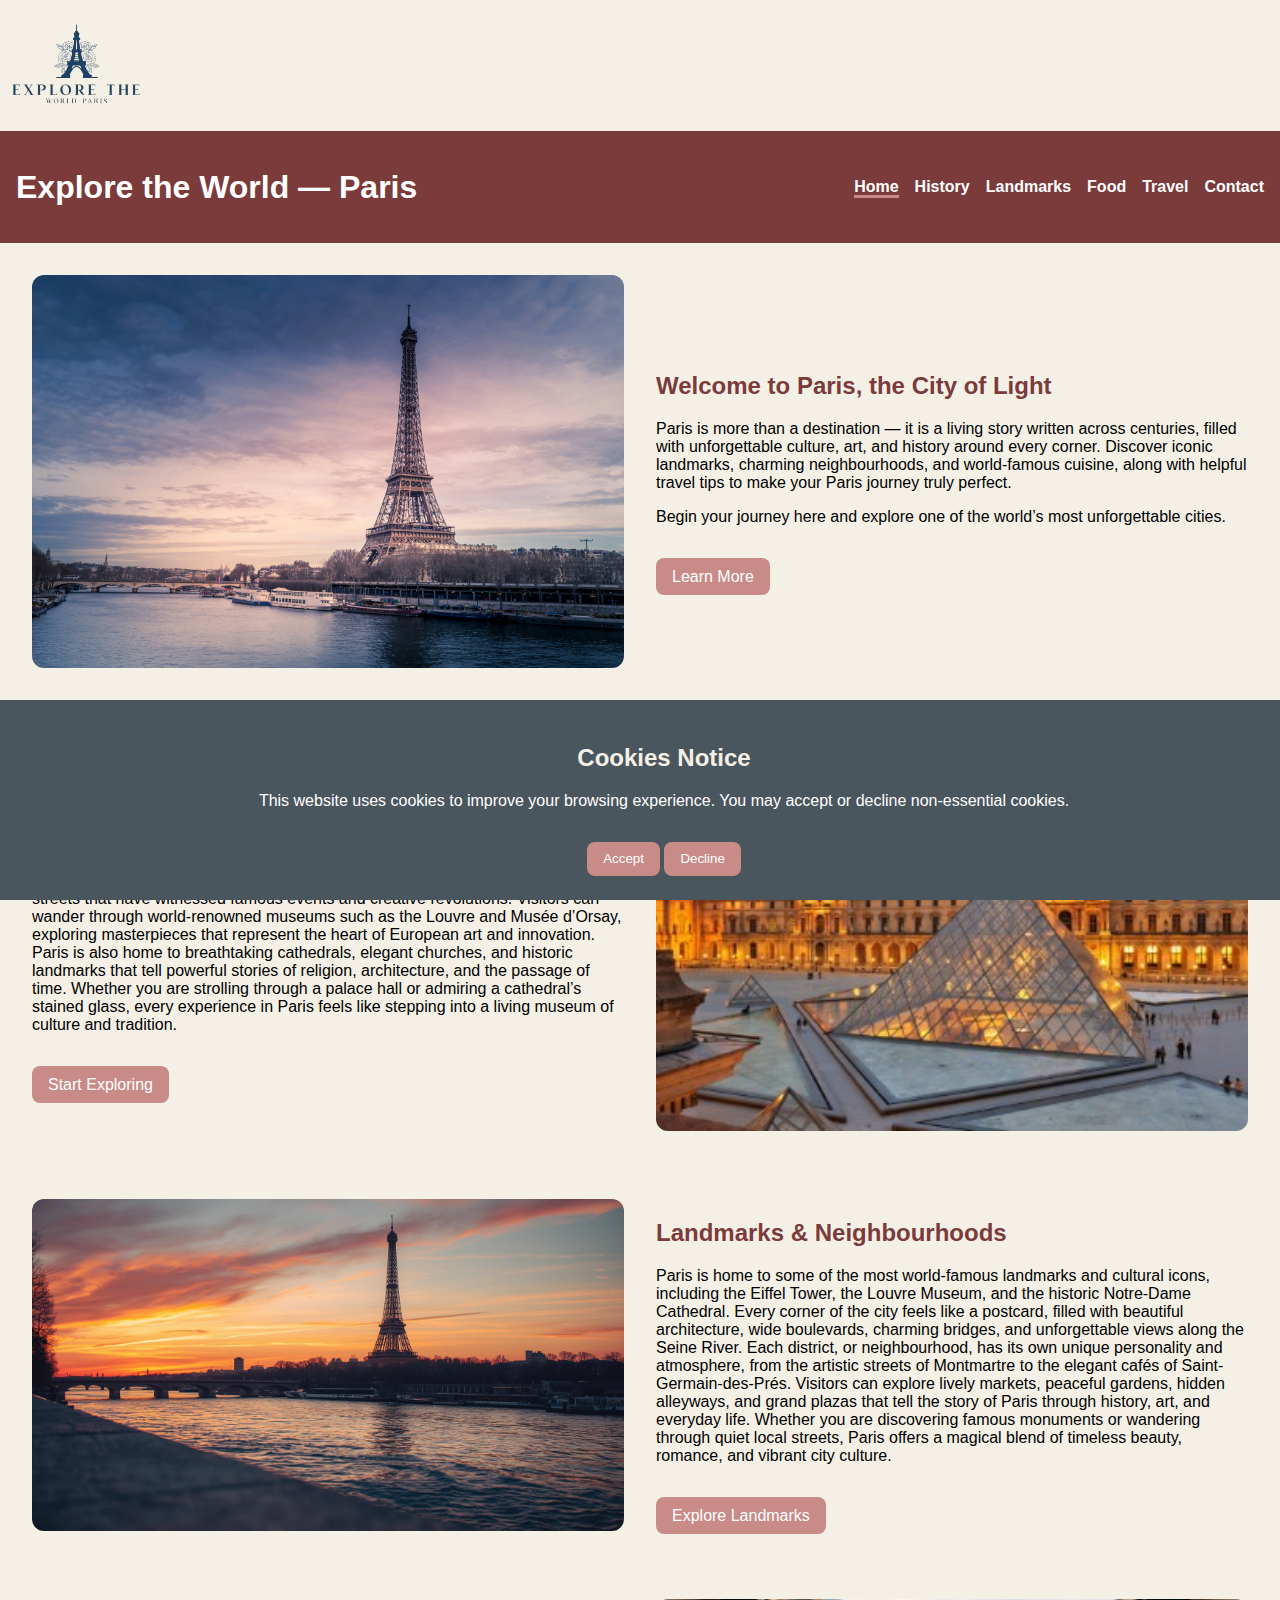
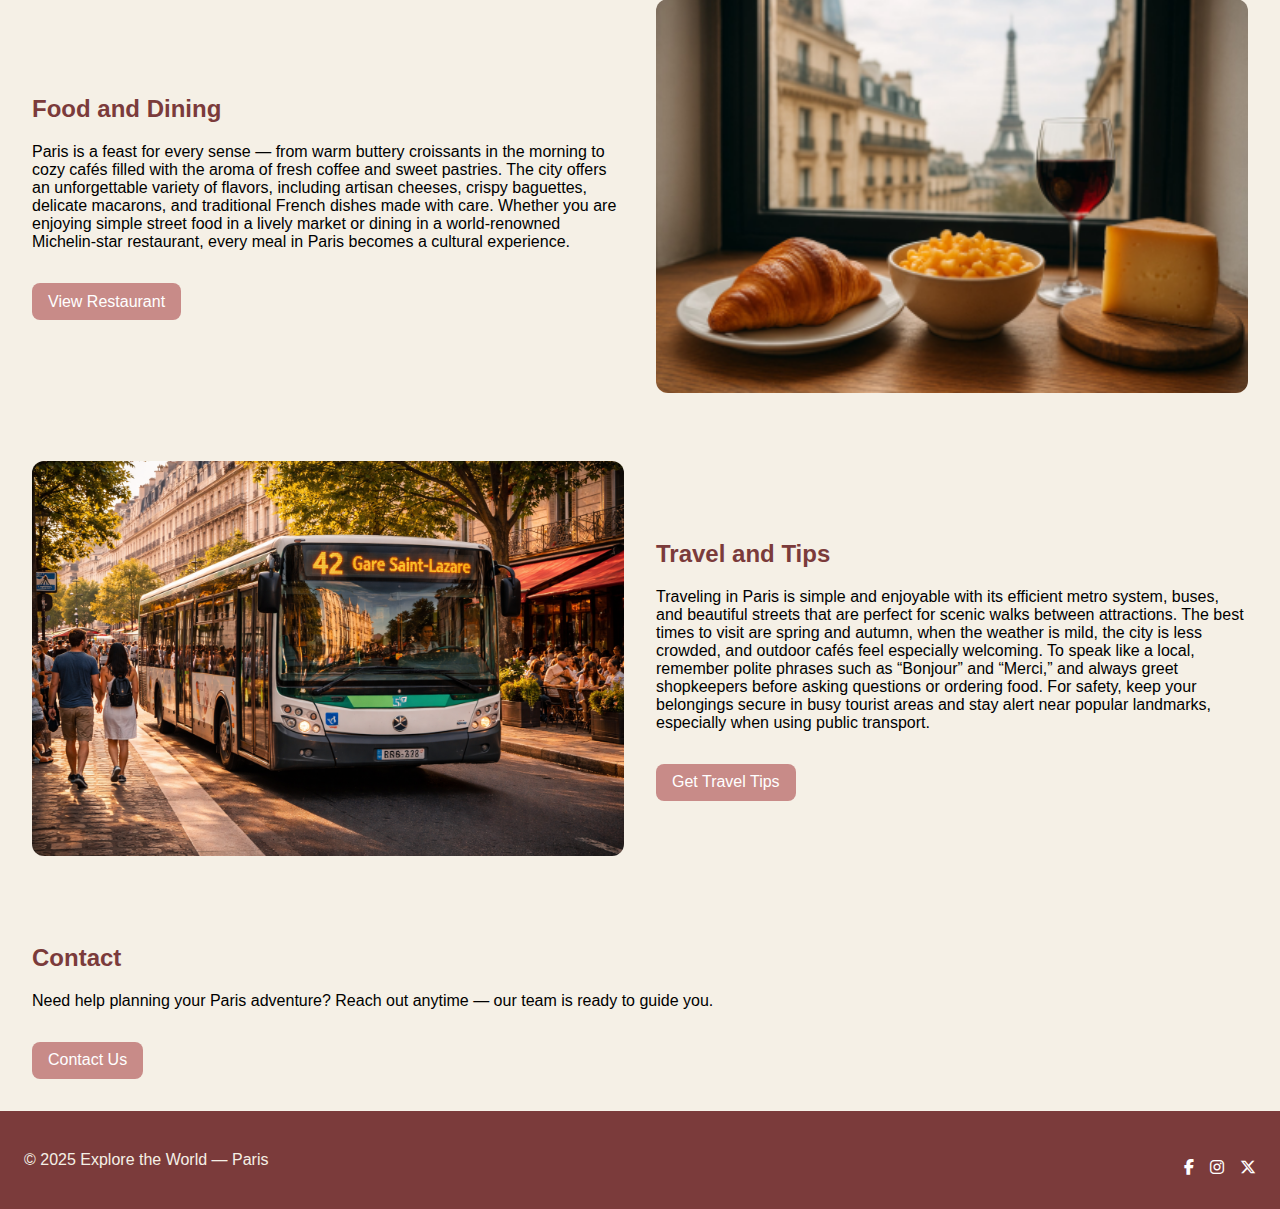
<file: index.html>
<!DOCTYPE html>
<html lang="en">

<head>
  <meta charset="UTF-8">
  <meta name="author" content="Explore the World Project">
  <meta name="description"
    content="Explore Paris, the City of Light — discover history, landmarks, dining, travel tips, and cultural beauty.">
  <meta name="viewport" content="width=device-width, initial-scale=1.0">
  <title>Explore the World — Paris</title>
  <link rel="stylesheet"
      href="https://cdnjs.cloudflare.com/ajax/libs/font-awesome/6.5.0/css/all.min.css">
  <link rel="stylesheet" href="css/style.css" type="text/css">
</head>
<body>
    <figure class="logo">
  <img src="Images/logo.png"
       alt="Explore the World Paris logo"
       title="Explore the World — Paris">
</figure>



  <header>
    <h1>Explore the World — Paris</h1>

    <input type="checkbox" id="menu-toggle">

    <label for="menu-toggle" class="hamburger" title="Open Menu">
      ☰
    </label>

    <nav>
      <ul>
        <li><a href="index.html" aria-current="page">Home</a></li>
        <li><a href="history.html">History</a></li>
        <li><a href="landmarks.html">Landmarks</a></li>
        <li><a href="food.html">Food</a></li>
        <li><a href="travel.html">Travel</a></li>
        <li><a href="contact.html">Contact</a></li>
      </ul>
    </nav>
  </header>

  <main>

    <!-- HERO SECTION -->
    <section>
      <figure>
        <img src="Images\hero.jpg"
          alt="Eiffel Tower view at sunset"
          title="Welcome to Paris">
      </figure>

      <article>
        <h2>Welcome to Paris, the City of Light</h2>
        <p>
  Paris is more than a destination — it is a living story written across centuries,
  filled with unforgettable culture, art, and history around every corner.
  Discover iconic landmarks, charming neighbourhoods, and world-famous cuisine,
  along with helpful travel tips to make your Paris journey truly perfect.
</p>
        <p>
          Begin your journey here and explore one of the world’s most unforgettable cities.
        </p>

        <a class="button" href="history.html">Learn More</a>
      </article>
    </section>

    <!-- HISTORY SECTION -->
    <section>
      <article>
        <h2>History and Culture</h2>
<p>
  Paris has been a centre of art, fashion, philosophy, and cultural life for centuries,
  inspiring writers, painters, designers, and thinkers from all over the world.
  The city is filled with history at every turn, from royal palaces and grand monuments
  to quiet streets that have witnessed famous events and creative revolutions.
  Visitors can wander through world-renowned museums such as the Louvre and Musée d’Orsay,
  exploring masterpieces that represent the heart of European art and innovation.
  Paris is also home to breathtaking cathedrals, elegant churches, and historic landmarks
  that tell powerful stories of religion, architecture, and the passage of time.
  Whether you are strolling through a palace hall or admiring a cathedral’s stained glass,
  every experience in Paris feels like stepping into a living museum of culture and tradition.
</p>

        <a class="button" href="history.html">Start Exploring</a>
      </article>

      <figure>
        <img src="Images/Louvre.jpg"
          alt="The Louvre Museum in Paris"
          title="The Louvre Museum">
      </figure>
    </section>

    <!-- LANDMARKS SECTION -->
    <section>
      <figure>
        <img src="Images/eiffeltower-sunset.jpg"
          alt="The Eiffel Tower surrounded by visitors"
          title="Explore Landmarks">
      </figure>

      <article>
        <h2>Landmarks & Neighbourhoods</h2>
<p>
  Paris is home to some of the most world-famous landmarks and cultural icons,
  including the Eiffel Tower, the Louvre Museum, and the historic Notre-Dame Cathedral.
  Every corner of the city feels like a postcard, filled with beautiful architecture,
  wide boulevards, charming bridges, and unforgettable views along the Seine River.
  Each district, or neighbourhood, has its own unique personality and atmosphere,
  from the artistic streets of Montmartre to the elegant cafés of Saint-Germain-des-Prés.
  Visitors can explore lively markets, peaceful gardens, hidden alleyways, and grand plazas
  that tell the story of Paris through history, art, and everyday life.
  Whether you are discovering famous monuments or wandering through quiet local streets,
  Paris offers a magical blend of timeless beauty, romance, and vibrant city culture.
</p>


        <a class="button" href="landmarks.html">Explore Landmarks</a>
      </article>
    </section>

    <!-- FOOD SECTION -->
    <section>
      <article>
        <h2>Food and Dining</h2>
<p>
  Paris is a feast for every sense — from warm buttery croissants in the morning
  to cozy cafés filled with the aroma of fresh coffee and sweet pastries.
  The city offers an unforgettable variety of flavors, including artisan cheeses,
  crispy baguettes, delicate macarons, and traditional French dishes made with care.
  Whether you are enjoying simple street food in a lively market or dining in a
  world-renowned Michelin-star restaurant, every meal in Paris becomes a cultural experience.
</p>



        <a class="button" href="food.html">View Restaurant</a>
      </article>

      <figure>
        <img src="Images/croissant.png"
          alt="French breakfast with croissant and coffee"
          title="Paris Dining Experience">
      </figure>
    </section>

    <!-- TRAVEL SECTION -->
    <section>
      <figure>
        <img src="Images/parisbus.png"
          alt="Paris bus traveling through the city"
          title="Travel Tips">
      </figure>

      <article>
        <h2>Travel and Tips</h2>
        <p>
  Traveling in Paris is simple and enjoyable with its efficient metro system, buses,
  and beautiful streets that are perfect for scenic walks between attractions.
  The best times to visit are spring and autumn, when the weather is mild,
  the city is less crowded, and outdoor cafés feel especially welcoming.
  To speak like a local, remember polite phrases such as “Bonjour” and “Merci,”
  and always greet shopkeepers before asking questions or ordering food.
  For safety, keep your belongings secure in busy tourist areas and stay alert
  near popular landmarks, especially when using public transport.
</p>
        <a class="button" href="travel.html">Get Travel Tips</a>
      </article>
    </section>

    <!-- CONTACT SECTION -->
    <section>
      <article>
        <h2>Contact</h2>

        <p>
          Need help planning your Paris adventure? Reach out anytime —
          our team is ready to guide you.
        </p>

        <a class="button" href="contact.html">Contact Us</a>
      </article>
    </section>
<footer>
  <p>© 2025 Explore the World — Paris</p>

  <nav aria-label="Social Media Links">
    <ul class="social-links">

      <li>
        <a href="https://facebook.com" target="_blank" title="Visit our Facebook page">
          <i class="fa-brands fa-facebook-f"></i>
        </a>
      </li>

      <li>
        <a href="https://instagram.com" target="_blank" title="Visit our Instagram page">
          <i class="fa-brands fa-instagram"></i>
        </a>
      </li>

      <li>
        <a href="https://twitter.com" target="_blank" title="Visit our Twitter page">
          <i class="fa-brands fa-x-twitter"></i>
        </a>
      </li>

    </ul>
  </nav>
  </footer> 
  <section class="cookie-banner" id="cookieBanner">
  <h2>Cookies Notice</h2>

  <p>
    This website uses cookies to improve your browsing experience.
    You may accept or decline non-essential cookies.
  </p>

  <button id="acceptCookies">Accept</button>
  <button id="declineCookies">Decline</button>
</section>
</footer>
<script src="js\cookies.js"></script>
</file>
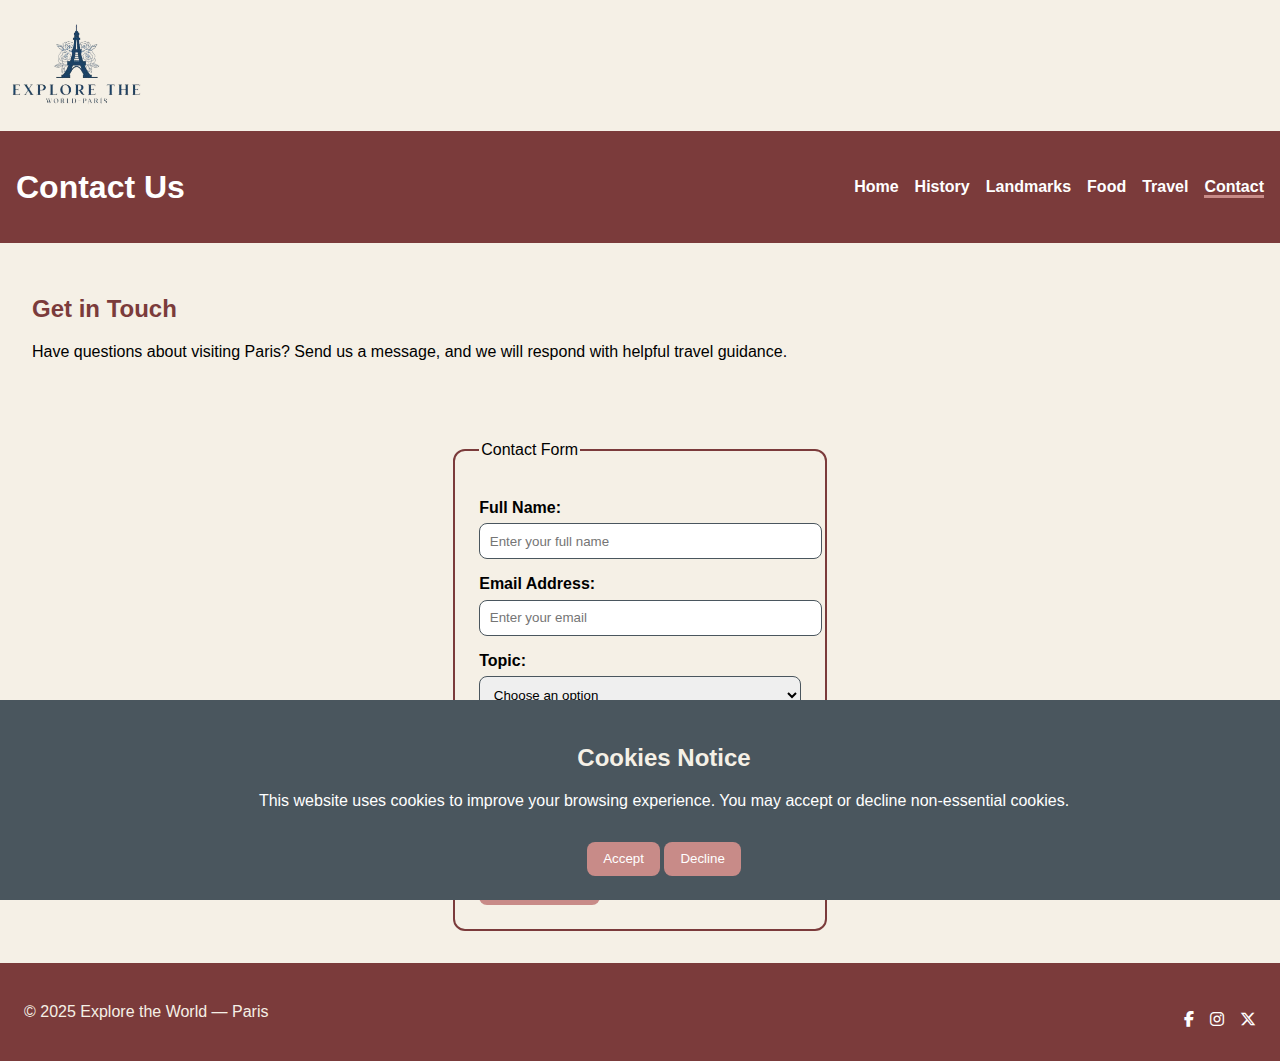
<file: contact.html>
<!DOCTYPE html>
<!DOCTYPE html>
<html lang="en">

<head>
  <meta charset="UTF-8">
  <meta name="author" content="Explore the World Project">
  <meta name="description"
    content="Contact Explore the World for travel advice, questions, or planning support for your Paris journey.">
  <meta name="viewport" content="width=device-width, initial-scale=1.0">

  <title>Contact — Explore Paris</title>
  <link rel="stylesheet"
      href="https://cdnjs.cloudflare.com/ajax/libs/font-awesome/6.5.0/css/all.min.css">

  <link rel="stylesheet" href="css/style.css" type="text/css">
</head>
<body>
    <figure class="logo">
  <img src="Images/logo.png"
       alt="Explore the World Paris logo"
       title="Explore the World — Paris">
</figure>

  <!-- HEADER -->
  <header>
    <h1>Contact Us</h1>

    <input type="checkbox" id="menu-toggle">

    <label for="menu-toggle" class="hamburger" title="Open Menu" aria-label="Open navigation menu">
      ☰
    </label>

    <nav>
      <ul>
        <li><a href="index.html">Home</a></li>
        <li><a href="history.html">History</a></li>
        <li><a href="landmarks.html">Landmarks</a></li>
        <li><a href="food.html">Food</a></li>
        <li><a href="travel.html">Travel</a></li>
        <li><a href="contact.html" aria-current="page">Contact</a></li>
      </ul>
    </nav>
  </header>

  <!-- MAIN CONTENT -->
  <main>

    <!-- CONTACT INTRO -->
    <section>
      <article>
        <h2>Get in Touch</h2>

        <p>
          Have questions about visiting Paris? Send us a message,
          and we will respond with helpful travel guidance.
        </p>
      </article>
    </section>

    <!-- CONTACT FORM -->
    <section>
      <form action="https://formspree.io/f/mzdgkrlb" method="POST">

        <fieldset>
          <legend>Contact Form</legend>

          <!-- Hidden Formspree Settings -->
          <input type="hidden" name="_subject" value="New Message from Explore Paris">
          <input type="hidden" name="_next" value="thankyou.html">

          <!-- Full Name -->
          <label for="fullname">Full Name:</label>
          <input type="text" id="fullname" name="fullname"
            placeholder="Enter your full name" required>

          <!-- Email -->
          <label for="email">Email Address:</label>
          <input type="email" id="email" name="email"
            placeholder="Enter your email" required>

          <!-- Topic -->
          <label for="topic">Topic:</label>
          <select id="topic" name="topic" required>
            <option value="">Choose an option</option>
            <option value="travel">Travel Tips</option>
            <option value="food">Food Recommendations</option>
            <option value="landmarks">Landmarks & Tours</option>
            <option value="other">Other</option>
          </select>

          <!-- Message -->
          <label for="message">Message:</label>
          <textarea id="message" name="message"
            placeholder="Write your message here..." rows="5" required></textarea>

          <!-- Submit Button -->
          <button class="button" type="submit">Send Message</button>

        </fieldset>

      </form>
    </section>

  </main>

  <!-- FOOTER -->
  <footer>
    <p>© 2025 Explore the World — Paris</p>

   <nav aria-label="Social Media Links">
  <ul class="social-links">

    <li>
      <a href="https://facebook.com" target="_blank" title="Visit our Facebook page">
        <i class="fa-brands fa-facebook-f"></i>
      </a>
    </li>

    <li>
      <a href="https://instagram.com" target="_blank" title="Visit our Instagram page">
        <i class="fa-brands fa-instagram"></i>
      </a>
    </li>

    <li>
      <a href="https://twitter.com" target="_blank" title="Visit our Twitter page">
        <i class="fa-brands fa-x-twitter"></i>
      </a>
    </li>

  </ul>
</nav>
  </footer>
  <!-- COOKIE BANNER -->
  <section class="cookie-banner" id="cookieBanner">
  <h2>Cookies Notice</h2>

  <p>
    This website uses cookies to improve your browsing experience.
    You may accept or decline non-essential cookies.
  </p>

  <button id="acceptCookies">Accept</button>
  <button id="declineCookies">Decline</button>
</section>

  <!-- COOKIE SCRIPT -->
  <script src="js/cookies.js"></script>
</body>
</file>
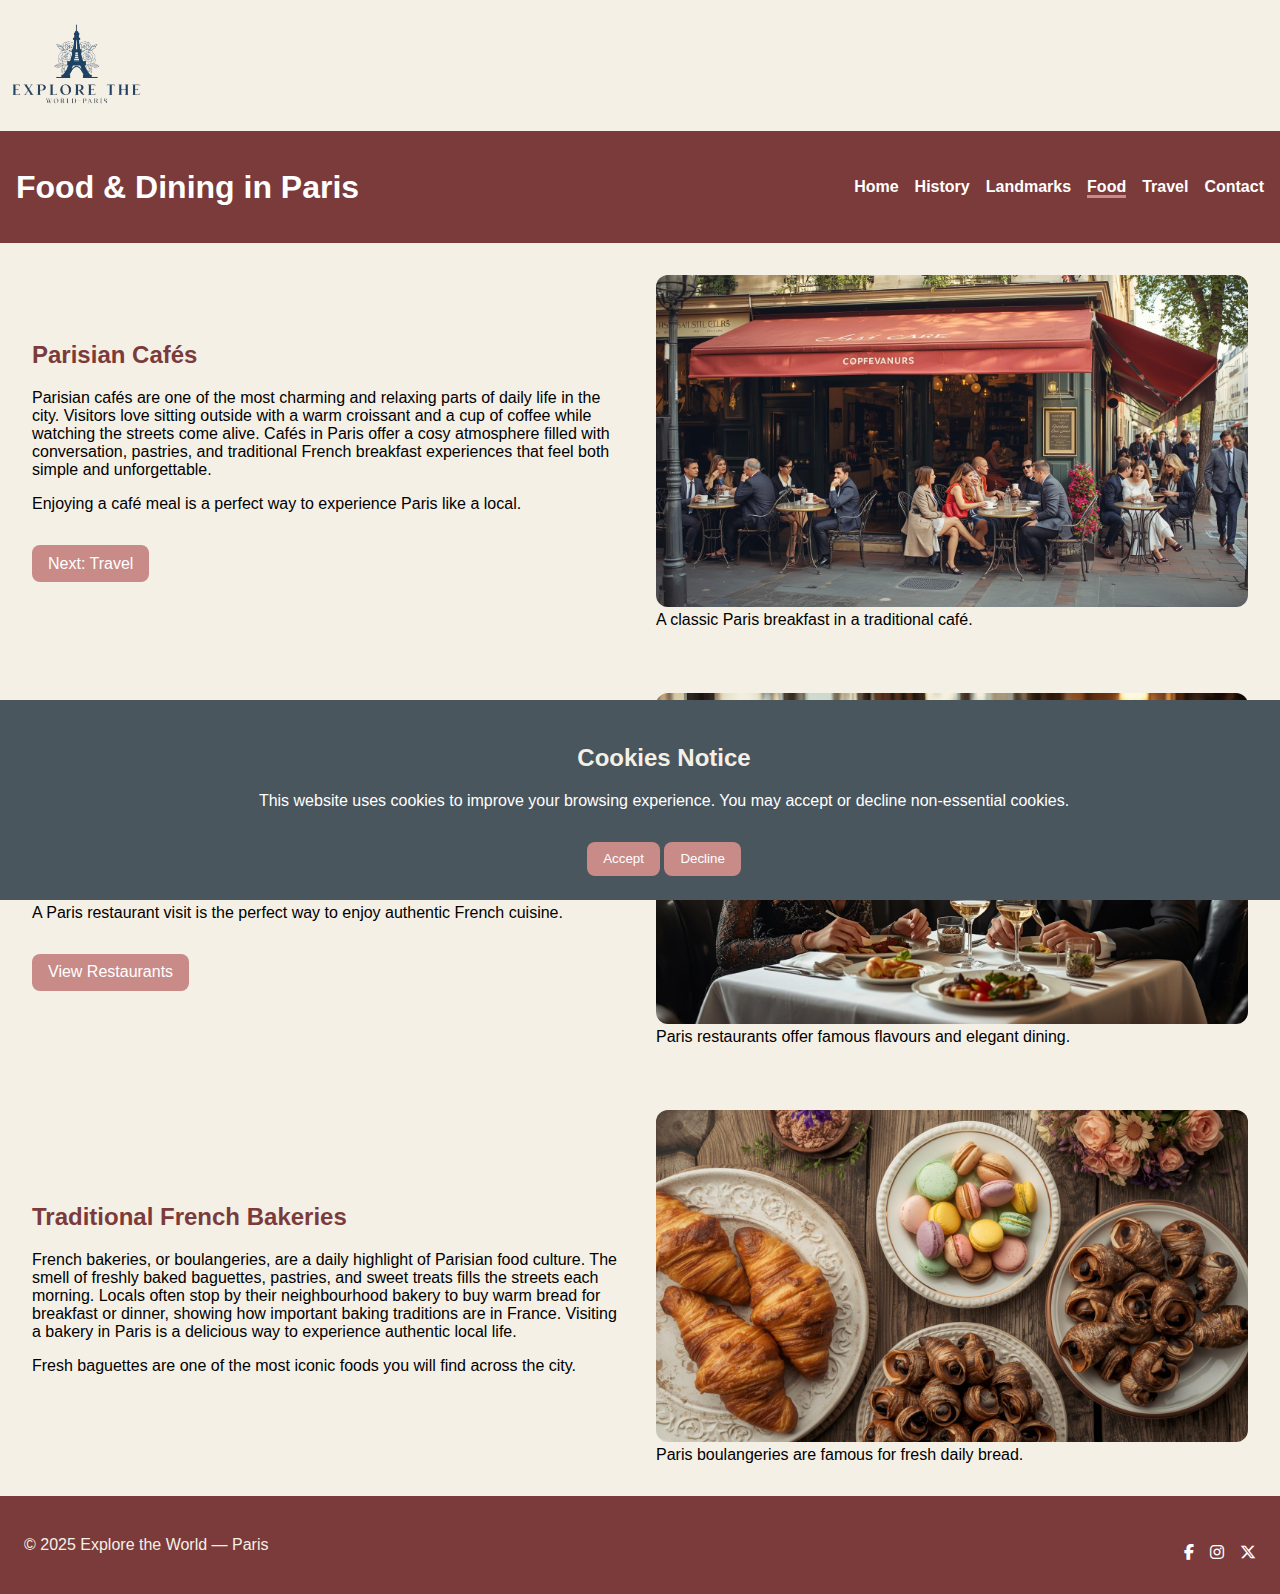
<file: food.html>
<!DOCTYPE html>
<html lang="en">

<head>
  <meta charset="UTF-8">
  <meta name="author" content="Explore the World Project">
  <meta name="description"
    content="Taste the best of Paris through its cafés, pastries, street food, and world-famous French dining experiences.">
  <meta name="viewport" content="width=device-width, initial-scale=1.0">

  <title>Food & Dining — Explore Paris</title>
  <link rel="stylesheet"
      href="https://cdnjs.cloudflare.com/ajax/libs/font-awesome/6.5.0/css/all.min.css">

  <link rel="stylesheet" href="css/style.css" type="text/css">
</head>

<body>
    <figure class="logo">
  <img src="Images/logo.png"
       alt="Explore the World Paris logo"
       title="Explore the World — Paris">
</figure>


  <header>
    <h1>Food & Dining in Paris</h1>

    <input type="checkbox" id="menu-toggle">
    <label for="menu-toggle" class="hamburger">☰</label>

    <nav>
      <ul>
        <li><a href="index.html">Home</a></li>
        <li><a href="history.html">History</a></li>
        <li><a href="landmarks.html">Landmarks</a></li>
        <li><a href="food.html" aria-current="page">Food</a></li>
        <li><a href="travel.html">Travel</a></li>
        <li><a href="contact.html">Contact</a></li>
      </ul>
    </nav>
  </header>
<main>

  <!-- SECTION 1: PARISIAN CAFÉS -->
  <section>
    <article>
      <h2>Parisian Cafés</h2>

      <p>
        Parisian cafés are one of the most charming and relaxing parts of daily life
        in the city. Visitors love sitting outside with a warm croissant and a cup
        of coffee while watching the streets come alive. Cafés in Paris offer a
        cosy atmosphere filled with conversation, pastries, and traditional French
        breakfast experiences that feel both simple and unforgettable.
      </p>

      <p>
        Enjoying a café meal is a perfect way to experience Paris like a local.
      </p>

     <a class="button" href="travel.html">Next: Travel</a>
    </article>
    <figure>
      <img src="Images/outdoor cafe.jpg"
           alt="Croissant and coffee served in a Paris café"
           title="Parisian Café Breakfast">
      <figcaption>A classic Paris breakfast in a traditional café.</figcaption>
    </figure>
  </section>

  <!-- SECTION 2: FRENCH RESTAURANTS -->

<section>
  <article>
    <h2>Elegant Paris Restaurants</h2>

    <p>
      Paris is also famous for its world-class restaurants, offering everything
      from cosy neighbourhood dining to luxurious Michelin-star experiences.
      French restaurants focus on fresh ingredients, artistic presentation,
      and rich flavours that reflect centuries of culinary tradition.
    </p>

    <p>
      A Paris restaurant visit is the perfect way to enjoy authentic French cuisine.
    </p>

    <!-- ✅ Button goes HERE -->
    <a
      class="button"
      href="https://en.wikivoyage.org/wiki/Paris#Eat"
      target="_blank"
      rel="noopener"
      title="View recommended restaurants in Paris"
    >
      View Restaurants
    </a>

  </article>

  <figure>
    <img src="Images/fivestar_restaurant.jpg"
         alt="Desserts served in an elegant Paris restaurant"
         title="Paris Fine Dining">
    <figcaption>Paris restaurants offer famous flavours and elegant dining.</figcaption>
  </figure>
</section>
  <!-- SECTION 3: FRENCH BAKERIES -->
  <section>
    <article>
      <h2>Traditional French Bakeries</h2>

      <p>
        French bakeries, or boulangeries, are a daily highlight of Parisian food culture.
        The smell of freshly baked baguettes, pastries, and sweet treats fills the streets
        each morning. Locals often stop by their neighbourhood bakery to buy warm bread
        for breakfast or dinner, showing how important baking traditions are in France.
        Visiting a bakery in Paris is a delicious way to experience authentic local life.
      </p>

      <p>
        Fresh baguettes are one of the most iconic foods you will find across the city.
      </p>
    </article>

    <figure>
      <img src="Images/frenchpastery.jpg"
           alt="Fresh baguettes in a traditional French bakery"
           title="French Bakery">
      <figcaption>Paris boulangeries are famous for fresh daily bread.</figcaption>
    </figure>
  </section>

</main>
<footer>
  <p>© 2025 Explore the World — Paris</p>

  <nav aria-label="Social Media Links">
    <ul class="social-links">

      <li>
        <a href="https://facebook.com" target="_blank" title="Visit our Facebook page">
          <i class="fa-brands fa-facebook-f"></i>
        </a>
      </li>

      <li>
        <a href="https://instagram.com" target="_blank" title="Visit our Instagram page">
          <i class="fa-brands fa-instagram"></i>
        </a>
      </li>

      <li>
        <a href="https://twitter.com" target="_blank" title="Visit our Twitter page">
          <i class="fa-brands fa-x-twitter"></i>
        </a>
      </li>

    </ul>
  </nav>
  </footer> 
  <section class="cookie-banner" id="cookieBanner">
  <h2>Cookies Notice</h2>

  <p>
    This website uses cookies to improve your browsing experience.
    You may accept or decline non-essential cookies.
  </p>

  <button id="acceptCookies">Accept</button>
  <button id="declineCookies">Decline</button>
</section>

</footer>
<script src="js/cookies.js"></script>
</file>
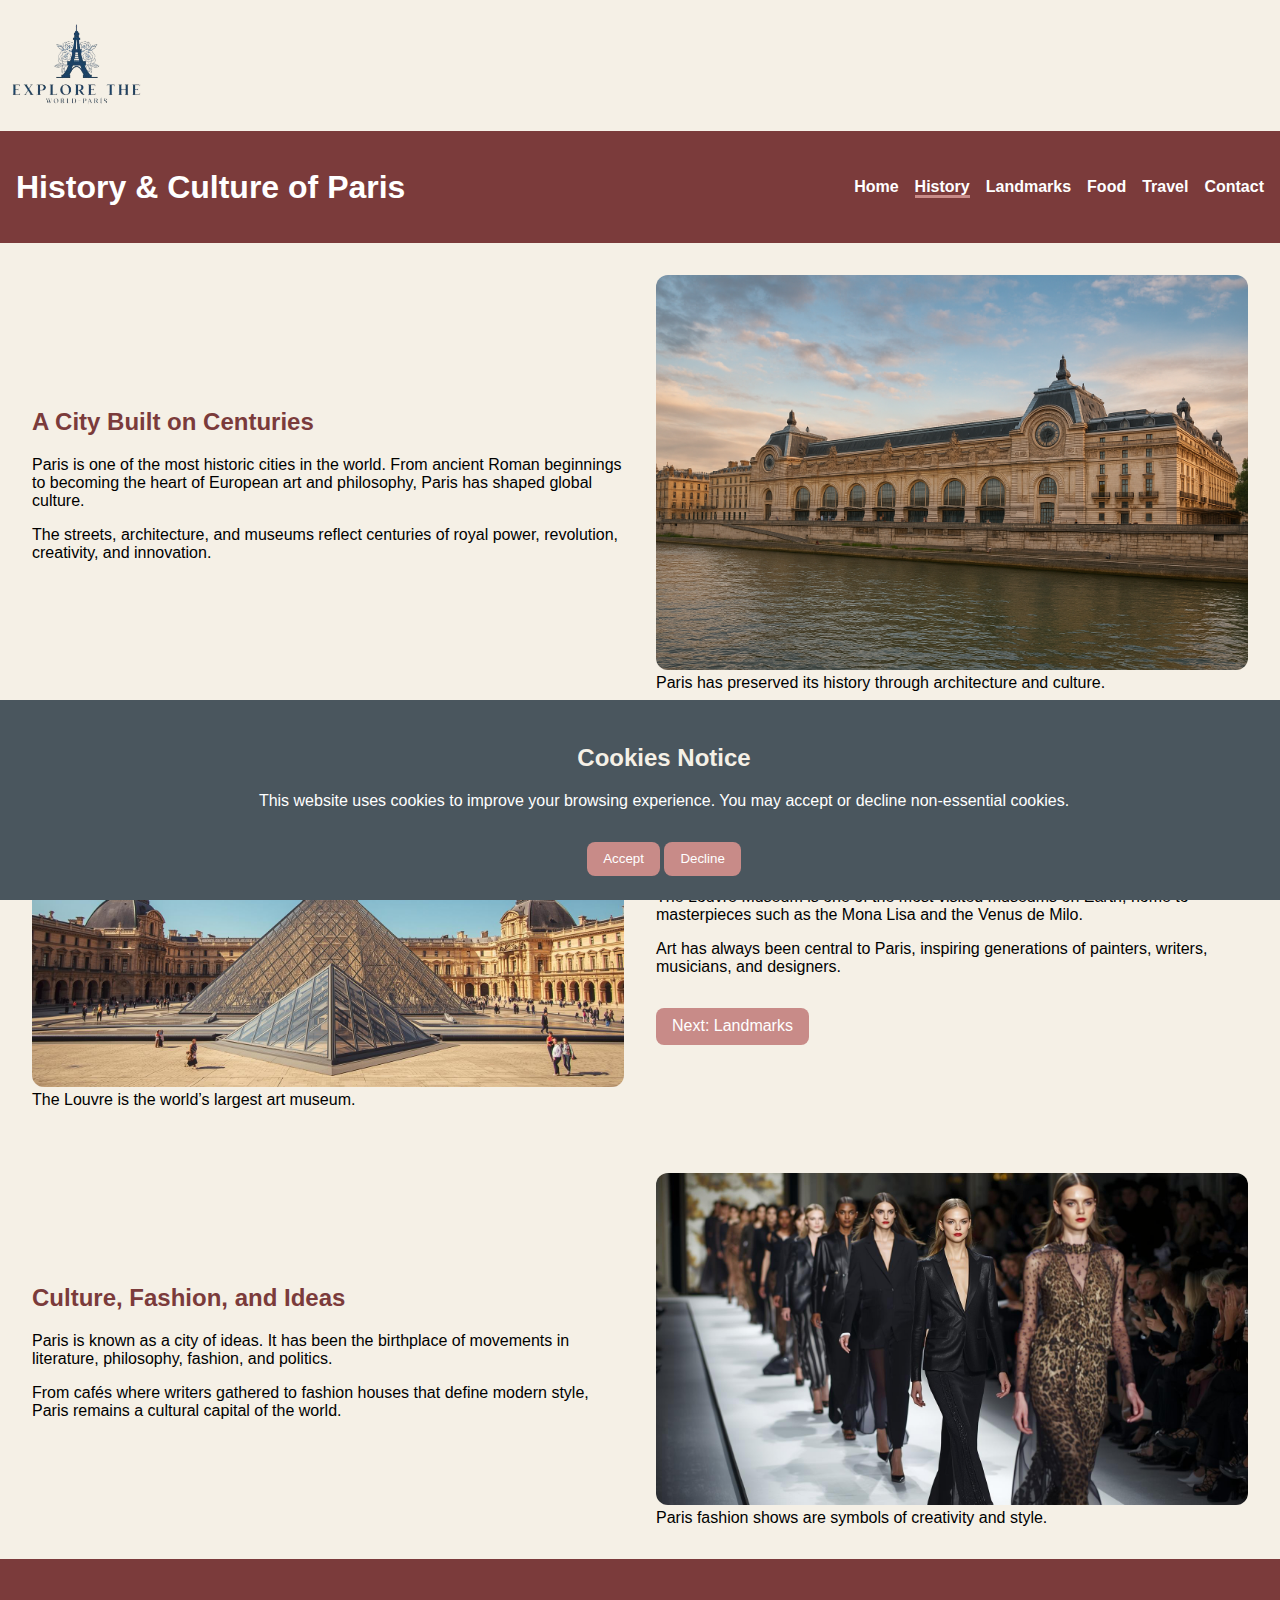
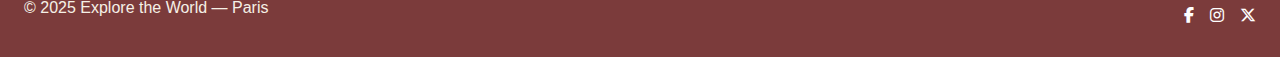
<file: history.html>
<!DOCTYPE html>
<html lang="en">

<head>
  <meta charset="UTF-8">
  <meta name="author" content="Explore the World Project">
  <meta name="description"
    content="Discover the rich history and culture of Paris, from royal palaces to famous museums and artistic heritage.">
  <meta name="viewport" content="width=device-width, initial-scale=1.0">

  <title>History & Culture — Explore Paris</title>
  <link rel="stylesheet"
      href="https://cdnjs.cloudflare.com/ajax/libs/font-awesome/6.5.0/css/all.min.css">
  <link rel="stylesheet" href="css/style.css" type="text/css">
</head>
<body>
    <figure class="logo">
  <img src="Images/logo.png"
       alt="Explore the World Paris logo"
       title="Explore the World — Paris">
</figure>

  <header>
    <h1>History & Culture of Paris</h1>

    <input type="checkbox" id="menu-toggle">

    <label for="menu-toggle" class="hamburger" title="Open Menu">
      ☰
    </label>

    <nav>
      <ul>
        <li><a href="index.html">Home</a></li>
        <li><a href="history.html" aria-current="page">History</a></li>
        <li><a href="landmarks.html">Landmarks</a></li>
        <li><a href="food.html">Food</a></li>
        <li><a href="travel.html">Travel</a></li>
        <li><a href="contact.html">Contact</a></li>
      </ul>
    </nav>
  </header>

  <main>

    <!-- INTRO SECTION -->
    <section>
      <article>
        <h2>A City Built on Centuries</h2>

        <p>
          Paris is one of the most historic cities in the world. From ancient Roman beginnings
          to becoming the heart of European art and philosophy, Paris has shaped global culture.
        </p>

        <p>
          The streets, architecture, and museums reflect centuries of royal power,
          revolution, creativity, and innovation.
        </p>
      </article>

      <figure>
        <img src="Images/mussy-dorsey.png"
          alt="Historic mussy-dorsey building in Paris"
          title="Paris Through History">
        <figcaption>Paris has preserved its history through architecture and culture.</figcaption>
      </figure>
    </section>

    <!-- LOUVRE SECTION -->
    <section>
      <figure>
        <img src="Images\Louvre-paris.jpg"
          alt="The Louvre Museum entrance in Paris"
          title="The Louvre Museum">
        <figcaption>The Louvre is the world’s largest art museum.</figcaption>
      </figure>

      <article>
        <h2>The Louvre and Artistic Heritage</h2>

        <p>
          The Louvre Museum is one of the most visited museums on Earth,
          home to masterpieces such as the Mona Lisa and the Venus de Milo.
        </p>

        <p>
          Art has always been central to Paris, inspiring generations of painters,
          writers, musicians, and designers.
        </p>

        <a class="button" href="landmarks.html">Next: Landmarks</a>
      </article>
    </section>

    <!-- CULTURE SECTION -->
    <section>
      <article>
        <h2>Culture, Fashion, and Ideas</h2>

        <p>
          Paris is known as a city of ideas. It has been the birthplace of movements
          in literature, philosophy, fashion, and politics.
        </p>

        <p>
          From cafés where writers gathered to fashion houses that define modern style,
          Paris remains a cultural capital of the world.
        </p>
      </article>

      <figure>
        <img src="Images/parisfashion1.jpg"
          alt="Traditional Paris fashion show runway"
          title="Paris Fashion Culture">
        <figcaption>Paris fashion shows are symbols of creativity and style.</figcaption>
      </figure>
    </section>

  </main>
  <footer>
  <p>© 2025 Explore the World — Paris</p>

  <nav aria-label="Social Media Links">
  <ul class="social-links">

    <li>
      <a href="https://facebook.com" target="_blank" title="Visit our Facebook page">
        <i class="fa-brands fa-facebook-f"></i>
      </a>
    </li>

    <li>
      <a href="https://instagram.com" target="_blank" title="Visit our Instagram page">
        <i class="fa-brands fa-instagram"></i>
      </a>
    </li>

    <li>
      <a href="https://twitter.com" target="_blank" title="Visit our Twitter page">
        <i class="fa-brands fa-x-twitter"></i>
      </a>
    </li>

  </ul>
</nav>
</footer>
<section class="cookie-banner" id="cookieBanner">
  <h2>Cookies Notice</h2>

  <p>
    This website uses cookies to improve your browsing experience.
    You may accept or decline non-essential cookies.
  </p>

  <button id="acceptCookies">Accept</button>
  <button id="declineCookies">Decline</button>
</section>

<script src="js/cookies.js"></script>
</body>
</file>
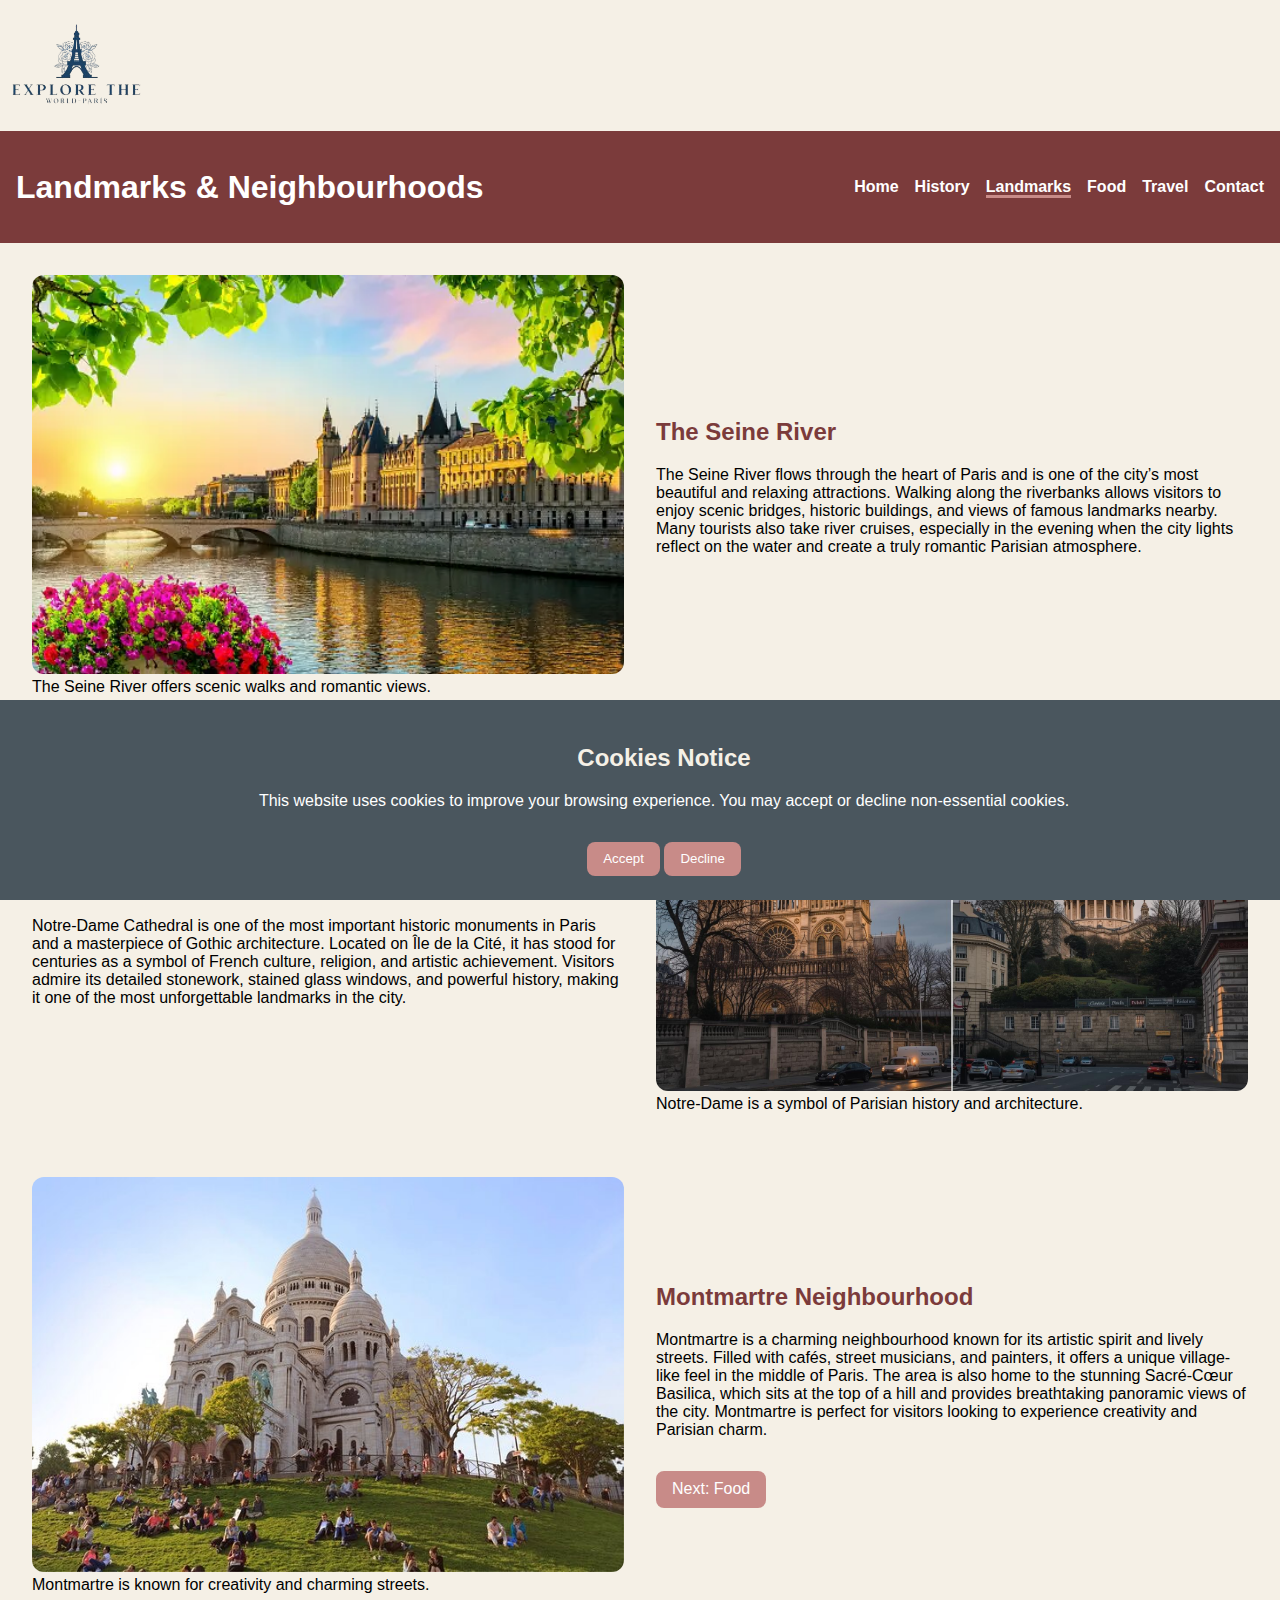
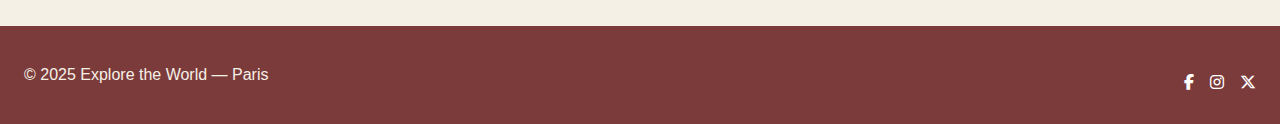
<file: landmarks.html>
<!DOCTYPE html>
<html lang="en">

<head>
  <meta charset="UTF-8">
  <meta name="author" content="Explore the World Project">
  <meta name="description"
    content="Explore the most famous landmarks and charming neighbourhoods of Paris, including the Eiffel Tower and Montmartre.">
  <meta name="viewport" content="width=device-width, initial-scale=1.0">

  <title>Landmarks — Explore Paris</title>
  <link rel="stylesheet"
      href="https://cdnjs.cloudflare.com/ajax/libs/font-awesome/6.5.0/css/all.min.css">
  <link rel="stylesheet" href="css/style.css" type="text/css">
</head>
<body>
    <figure class="logo">
  <img src="Images/logo.png"
       alt="Explore the World Paris logo"
       title="Explore the World — Paris">
</figure>
  <header>
    <h1>Landmarks & Neighbourhoods</h1>

    <input type="checkbox" id="menu-toggle">

    <label for="menu-toggle" class="hamburger">
      ☰
    </label>

    <nav>
      <ul>
        <li><a href="index.html">Home</a></li>
        <li><a href="history.html">History</a></li>
        <li><a href="landmarks.html" aria-current="page">Landmarks</a></li>
        <li><a href="food.html">Food</a></li>
        <li><a href="travel.html">Travel</a></li>
        <li><a href="contact.html">Contact</a></li>
      </ul>
    </nav>
  </header>
  <main>

  <!-- SECTION 1: SEINE RIVER -->
  <section>
    <figure>
      <img src="Images/Seineriver.jpg"
           alt="The Seine River flowing through the heart of Paris"
           title="The Seine River">
      <figcaption>The Seine River offers scenic walks and romantic views.</figcaption>
    </figure>

    <article>
      <h2>The Seine River</h2>

      <p>
        The Seine River flows through the heart of Paris and is one of the city’s most
        beautiful and relaxing attractions. Walking along the riverbanks allows visitors
        to enjoy scenic bridges, historic buildings, and views of famous landmarks nearby.
        Many tourists also take river cruises, especially in the evening when the city lights
        reflect on the water and create a truly romantic Parisian atmosphere.
      </p>
    </article>
  </section>

  <!-- SECTION 2: NOTRE-DAME CATHEDRAL -->
  <section>
    <article>
      <h2>Notre-Dame Cathedral</h2>

      <p>
        Notre-Dame Cathedral is one of the most important historic monuments in Paris
        and a masterpiece of Gothic architecture. Located on Île de la Cité, it has stood
        for centuries as a symbol of French culture, religion, and artistic achievement.
        Visitors admire its detailed stonework, stained glass windows, and powerful history,
        making it one of the most unforgettable landmarks in the city.
      </p>
    </article>

    <figure>
      <img src="Images/montmarte-notredam.jpg"
           alt="Notre-Dame Cathedral standing on the Île de la Cité in Paris"
           title="Notre-Dame Cathedral">
      <figcaption>Notre-Dame is a symbol of Parisian history and architecture.</figcaption>
    </figure>
  </section>

  <!-- SECTION 3: MONTMARTRE -->
  <section>
    <figure>
      <img src="Images/montmartre.jpg"
           alt="Montmartre streets with artists and cafés in Paris"
           title="Montmartre Neighbourhood">
      <figcaption>Montmartre is known for creativity and charming streets.</figcaption>
    </figure>

    <article>
      <h2>Montmartre Neighbourhood</h2>

      <p>
        Montmartre is a charming neighbourhood known for its artistic spirit and lively streets.
        Filled with cafés, street musicians, and painters, it offers a unique village-like feel
        in the middle of Paris. The area is also home to the stunning Sacré-Cœur Basilica,
        which sits at the top of a hill and provides breathtaking panoramic views of the city.
        Montmartre is perfect for visitors looking to experience creativity and Parisian charm.
      </p>

      <a class="button" href="food.html">Next: Food</a>
    </article>
  </section>

</main>


  
  <footer>
  <p>© 2025 Explore the World — Paris</p>

 <nav aria-label="Social Media Links">
  <ul class="social-links">

    <li>
      <a href="https://facebook.com" target="_blank" title="Visit our Facebook page">
        <i class="fa-brands fa-facebook-f"></i>
      </a>
    </li>

    <li>
      <a href="https://instagram.com" target="_blank" title="Visit our Instagram page">
        <i class="fa-brands fa-instagram"></i>
      </a>
    </li>

    <li>
      <a href="https://twitter.com" target="_blank" title="Visit our Twitter page">
        <i class="fa-brands fa-x-twitter"></i>
      </a>
    </li>

  </ul>
</nav>
</footer>
<section class="cookie-banner" id="cookieBanner">
  <h2>Cookies Notice</h2>

  <p>
    This website uses cookies to improve your browsing experience.
    You may accept or decline non-essential cookies.
  </p>

  <button id="acceptCookies">Accept</button>
  <button id="declineCookies">Decline</button>
</section>

<script src="js/cookies.js"></script>
</body>
</file>
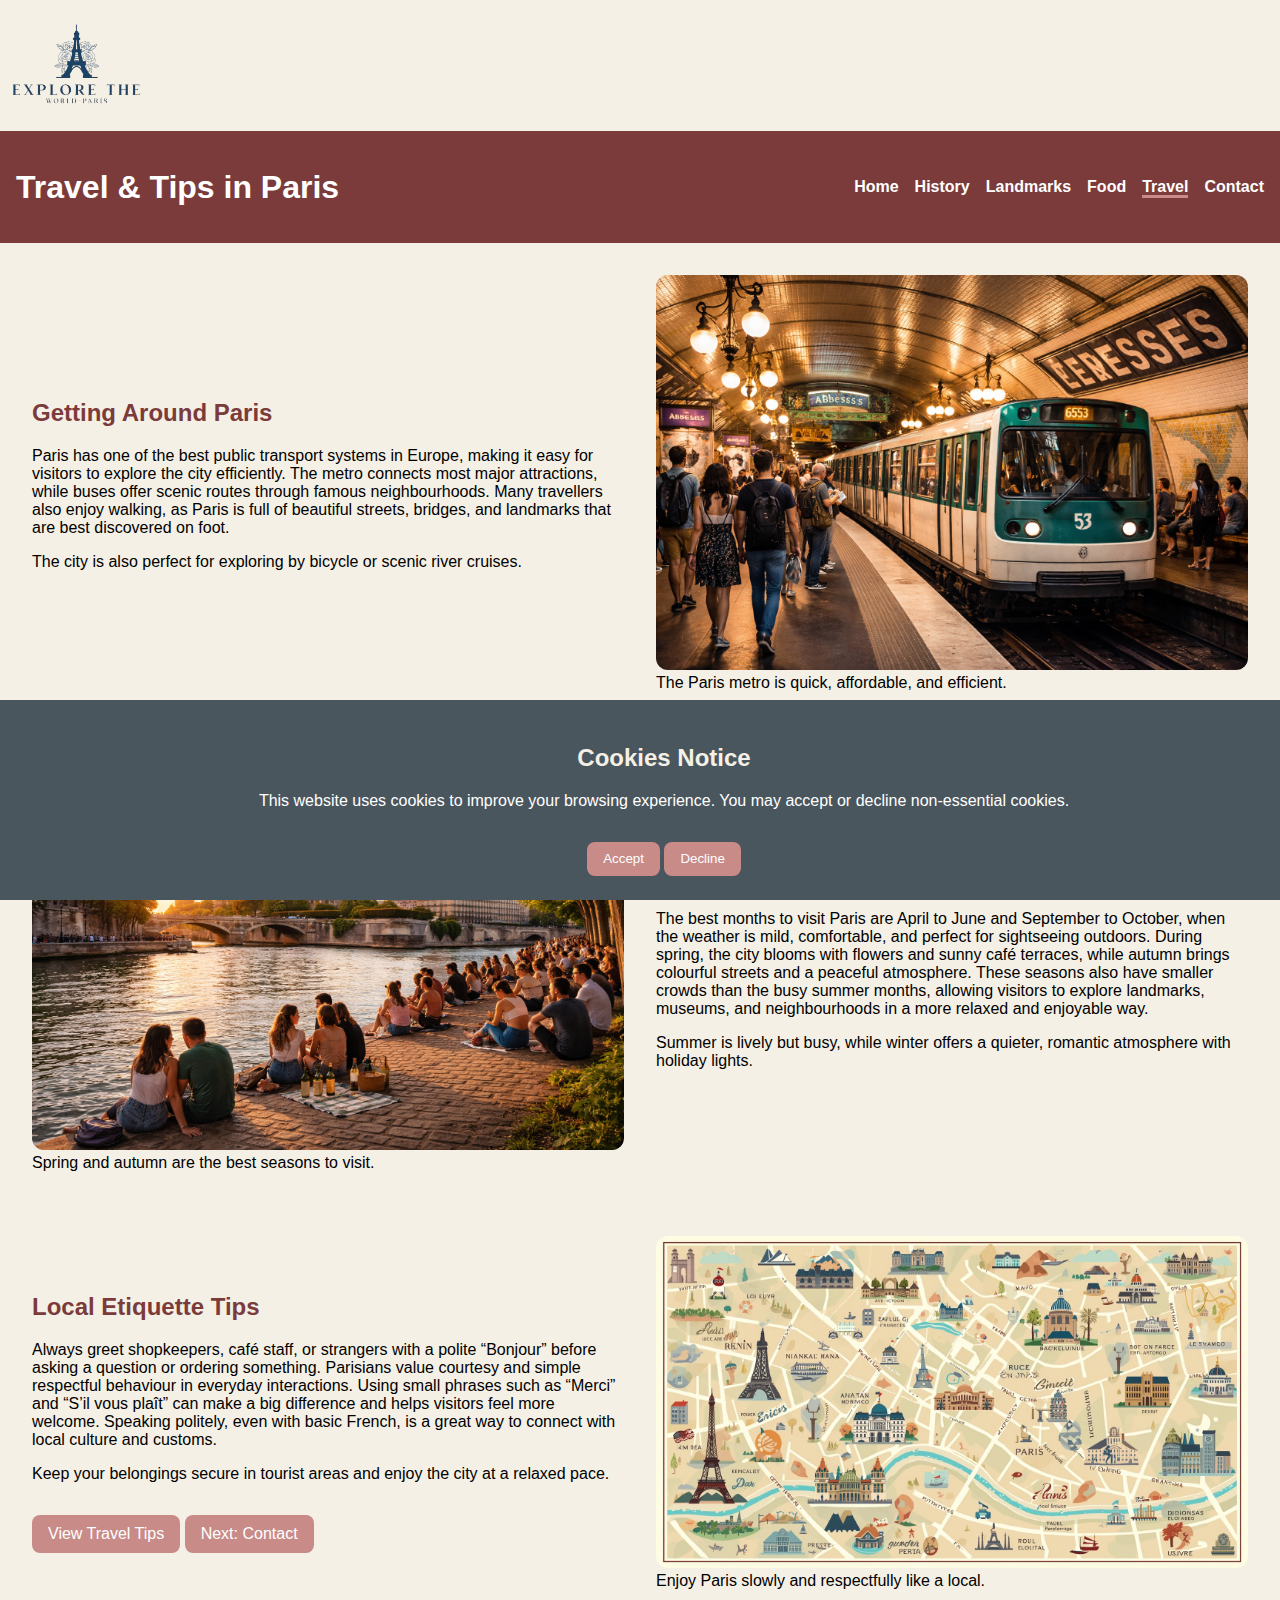
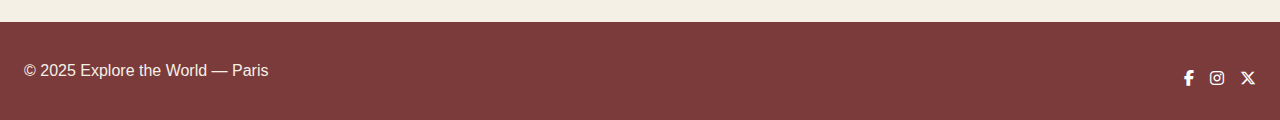
<file: travel.html>
<!DOCTYPE html>
<html lang="en">

<head>
  <meta charset="UTF-8">
  <meta name="author" content="Explore the World Project">
  <meta name="description"
    content="Get helpful travel tips for visiting Paris, including transport, best seasons, safety, and local etiquette.">
  <meta name="viewport" content="width=device-width, initial-scale=1.0">

  <title>Travel & Tips — Explore Paris</title>
  <link rel="stylesheet"
      href="https://cdnjs.cloudflare.com/ajax/libs/font-awesome/6.5.0/css/all.min.css">
  <link rel="stylesheet" href="css/style.css" type="text/css">
</head>
<body>
    <figure class="logo">
  <img src="Images/logo.png"
       alt="Explore the World Paris logo"
       title="Explore the World — Paris">
</figure>


  <header>
    <h1>Travel & Tips in Paris</h1>

    <input type="checkbox" id="menu-toggle">

    <label for="menu-toggle" class="hamburger" title="Open Menu">
      ☰
    </label>

    <nav>
      <ul>
        <li><a href="index.html">Home</a></li>
        <li><a href="history.html">History</a></li>
        <li><a href="landmarks.html">Landmarks</a></li>
        <li><a href="food.html">Food</a></li>
        <li><a href="travel.html" aria-current="page">Travel</a></li>
        <li><a href="contact.html">Contact</a></li>
      </ul>
    </nav>
  </header>

  <main>

    <!-- TRANSPORT SECTION -->
    <section>
      <article>
        <h2>Getting Around Paris</h2>
        <p>
  Paris has one of the best public transport systems in Europe, making it easy
  for visitors to explore the city efficiently. The metro connects most major
  attractions, while buses offer scenic routes through famous neighbourhoods.
  Many travellers also enjoy walking, as Paris is full of beautiful streets,
  bridges, and landmarks that are best discovered on foot.
</p>   
        <p>
          The city is also perfect for exploring by bicycle or scenic river cruises.
        </p>
      </article>

      <figure>
        <img src="Images/parismetro.png"
          alt="Paris metro train moving through the city"
          title="Paris Metro">
        <figcaption>The Paris metro is quick, affordable, and efficient.</figcaption>
      </figure>
    </section>

    <!-- BEST TIME TO VISIT SECTION -->
    <section>
      <figure>
        <img src="Images/summer.png"
          alt="Paris streets during summer with tourists"
          title="Summer in Paris">
        <figcaption>Spring and autumn are the best seasons to visit.</figcaption>
      </figure>

      <article>
        <h2>Best Time to Visit</h2>
        <p>
  The best months to visit Paris are April to June and September to October,
  when the weather is mild, comfortable, and perfect for sightseeing outdoors.
  During spring, the city blooms with flowers and sunny café terraces,
  while autumn brings colourful streets and a peaceful atmosphere.
  These seasons also have smaller crowds than the busy summer months,
  allowing visitors to explore landmarks, museums, and neighbourhoods
  in a more relaxed and enjoyable way.
</p>
        <p>
          Summer is lively but busy, while winter offers a quieter,
          romantic atmosphere with holiday lights.
        </p>
      </article>
    </section>

    <!-- TRAVEL ETIQUETTE SECTION -->
    <section>
      <article>
        <h2>Local Etiquette Tips</h2>
        <p>
  Always greet shopkeepers, café staff, or strangers with a polite “Bonjour”
  before asking a question or ordering something. Parisians value courtesy
  and simple respectful behaviour in everyday interactions. Using small phrases
  such as “Merci” and “S’il vous plaît” can make a big difference and helps
  visitors feel more welcome. Speaking politely, even with basic French,
  is a great way to connect with local culture and customs.
</p>
        <p>
          Keep your belongings secure in tourist areas and enjoy the city at a relaxed pace.
        </p>
        <a
  class="button"
  href="https://en.wikivoyage.org/wiki/Paris"
  target="_blank"
  rel="noopener"
  title="View more Paris travel tips on Wikivoyage"
>
  View Travel Tips
</a>
        <a class="button" href="contact.html">Next: Contact</a>
      </article>

      <figure>
        <img src="Images/mapguide.jpg"
          alt="Map and guidebook for traveling in Paris"
          title="Paris Travel Tips">
        <figcaption>Enjoy Paris slowly and respectfully like a local.</figcaption>
      </figure>
    </section>
  </main>
  <footer>
  <p>© 2025 Explore the World — Paris</p>

  <nav aria-label="Social Media Links">
  <ul class="social-links">

    <li>
      <a href="https://facebook.com" target="_blank" title="Visit our Facebook page">
        <i class="fa-brands fa-facebook-f"></i>
      </a>
    </li>

    <li>
      <a href="https://instagram.com" target="_blank" title="Visit our Instagram page">
        <i class="fa-brands fa-instagram"></i>
      </a>
    </li>

    <li>
      <a href="https://twitter.com" target="_blank" title="Visit our Twitter page">
        <i class="fa-brands fa-x-twitter"></i>
      </a>
    </li>

  </ul>
</nav>
</footer>
<section class="cookie-banner" id="cookieBanner">
  <h2>Cookies Notice</h2>

  <p>
    This website uses cookies to improve your browsing experience.
    You may accept or decline non-essential cookies.
  </p>

  <button id="acceptCookies">Accept</button>
  <button id="declineCookies">Decline</button>
</section>

<script src="js/cookies.js"></script>
</body>
</file>
<file: css/style.css>
/* ✅ Global Page Styling */
body {
  margin: 0;
  font-family: Arial, sans-serif;
  background-color: #f5f0e6;
  color: #000000;
}

/* ✅ Headings Color */
 h2,h3, h4, h5, h6 {
  color: #7b3b3b;

  .cookie-banner h2 {
  color: #ffffff;
}

 
}

/* ✅ Header Layout + Styling */
header {
  background-color: #7b3b3b;
  color: white;
  padding: 1rem;
  display: flex;
  align-items: center;
  justify-content: space-between;
  flex-wrap: wrap;
}

/* ✅ Logo */
.logo {
  margin: 0;
}
.branding {
    display: flex;
    flex-direction: column;
    align-items: center;
}

.logo img {
    width: 150px;
}


/* ✅ Navigation */
nav ul {
  list-style: none;
  display: flex;
  gap: 1rem;
  padding: 0;
  margin: 0;
}

nav a {
  text-decoration: none;
  color: white;
  font-weight: bold;
}

/* ✅ Navigation Interaction */
nav a:hover {
  background-color: #c88b88;
  color: white;
  border-radius: 6px;
  padding: 0.3rem 0.6rem;
}

nav a[aria-current="page"] {
  border-bottom: 3px solid #c88b88;
}

nav a:focus {
  outline: 2px solid #000000;
}

/* ✅ Page Section Layout */
section {
  display: flex;
  flex-wrap: wrap;
  gap: 2rem;
  padding: 2rem;
  align-items: center;
}

/* ✅ Images */
figure {
  margin: 0;
  flex: 1 1 300px;
}

img {
  width: 100%;
  border-radius: 12px;
}

/* ✅ Article Text */
article {
  flex: 1 1 300px;
}

/* ✅ Buttons */
.button,
button {
  display: inline-block;
  margin-top: 1rem;
  padding: 0.6rem 1rem;
  background-color: #c88b88;
  color: white;
  text-decoration: none;
  border-radius: 8px;
  border: none;
  cursor: pointer;
}

.button:hover,
button:hover {
  background-color: #7b3b3b;
}

.button:active,
button:active {
  background-color: #4a565e;
}

.button:focus,
button:focus {
  outline: 2px solid #000000;
}

/* ✅ Hamburger Menu Setup */
#menu-toggle {
  display: none;
}

.hamburger {
  display: none;
  font-size: 2rem;
  cursor: pointer;
}

/* ✅ Footer */
footer {
  display: flex;
  justify-content: space-between;
  align-items: center;
  padding: 1.5rem;
  background-color: #7b3b3b;
  color: #f5f0e6;
}

/* ✅ Contact Form Styling */
form {
  max-width: 600px;
  margin: auto;
}

fieldset {
  border: 2px solid #7b3b3b;
  padding: 1.5rem;
  border-radius: 12px;
}

label {
  display: block;
  margin-top: 1rem;
  font-weight: bold;
}

input,
select,
textarea {
  width: 100%;
  padding: 0.6rem;
  margin-top: 0.4rem;
  border: 1px solid #4a565e;
  border-radius: 8px;
}

/* ✅ Social Media Links */
.social-links {
  list-style: none;
  display: flex;
  justify-content: center;
  gap: 1rem;
  padding: 0;
  margin-top: 1rem;
}
.social-links img {
  width: 35px;
  height: auto;
}
/* ✅ Cookie Banner */
.cookie-banner {
  position: fixed;
  bottom: 0;
  left: 0;
  width: 100%;
  background-color: #4a565e;
  color: white;
  padding: 1.5rem;
  text-align: center;
  z-index: 9999;
  display: none; 
}

.cookie-banner h2 {
  color: #f5f0e6
}

/* ✅ Responsive Layout */
@media (max-width: 768px) {

  nav ul {
    display: none;
    flex-direction: column;
    margin-top: 1rem;
  }

  #menu-toggle:checked + label + nav ul {
    display: flex;
  }

  .hamburger {
    display: block;
  }

  section {
    flex-direction: column;
  }
}
@media (max-width: 768px) {

  body {
    overflow-x: hidden;
  }

  section {
    flex-direction: column;
    padding: 1rem;
    gap: 1rem;
  }

  figure,
  article {
    flex: 1 1 100%;
  }

  img {
    width: 100%;
    height: auto;
    display: block;
  }

  footer {
    flex-direction: column;
    text-align: center;
    gap: 1rem;
  }

  nav ul {
    flex-direction: column;
    gap: 0.5rem;
  }

}
</file>
